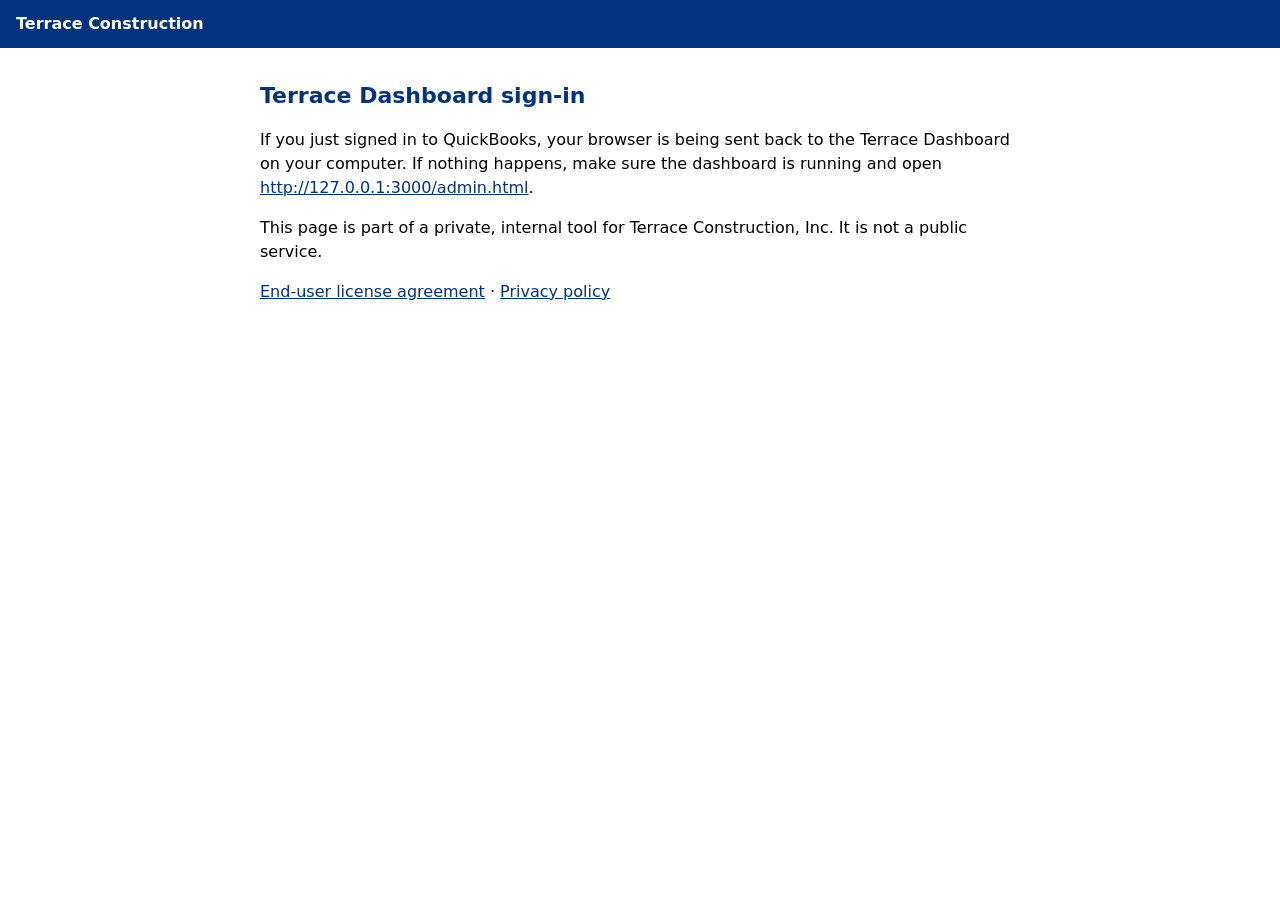
<file: index.html>
<!doctype html>
<html lang="en">
<head>
<meta charset="utf-8">
<meta name="viewport" content="width=device-width, initial-scale=1">
<meta name="referrer" content="no-referrer">
<meta name="robots" content="noindex, nofollow">
<title>Terrace Dashboard sign-in</title>
<link rel="stylesheet" href="style.css">
<script>
  // Intuit returns here after sign-in (production return addresses must be https). This page only forwards the
  // browser to the dashboard running on Tim's own computer. It stores nothing, loads nothing else, holds no secrets,
  // and the one-time code is useless without the app's secret, which never leaves that computer.
  (function () {
    var q = new URLSearchParams(location.search);
    if (q.has('code') || q.has('error')) {
      location.replace('http://127.0.0.1:3000/intuit/callback' + location.search);
    }
  })();
</script>
</head>
<body>
<header><b>Terrace Construction</b></header>
<main>
  <h1>Terrace Dashboard sign-in</h1>
  <p>If you just signed in to QuickBooks, your browser is being sent back to the Terrace Dashboard on your computer.
     If nothing happens, make sure the dashboard is running and open
     <a href="http://127.0.0.1:3000/admin.html">http://127.0.0.1:3000/admin.html</a>.</p>
  <p>This page is part of a private, internal tool for Terrace Construction, Inc. It is not a public service.</p>
  <p><a href="eula.html">End-user license agreement</a> · <a href="privacy.html">Privacy policy</a></p>
</main>
</body>
</html>
</file>
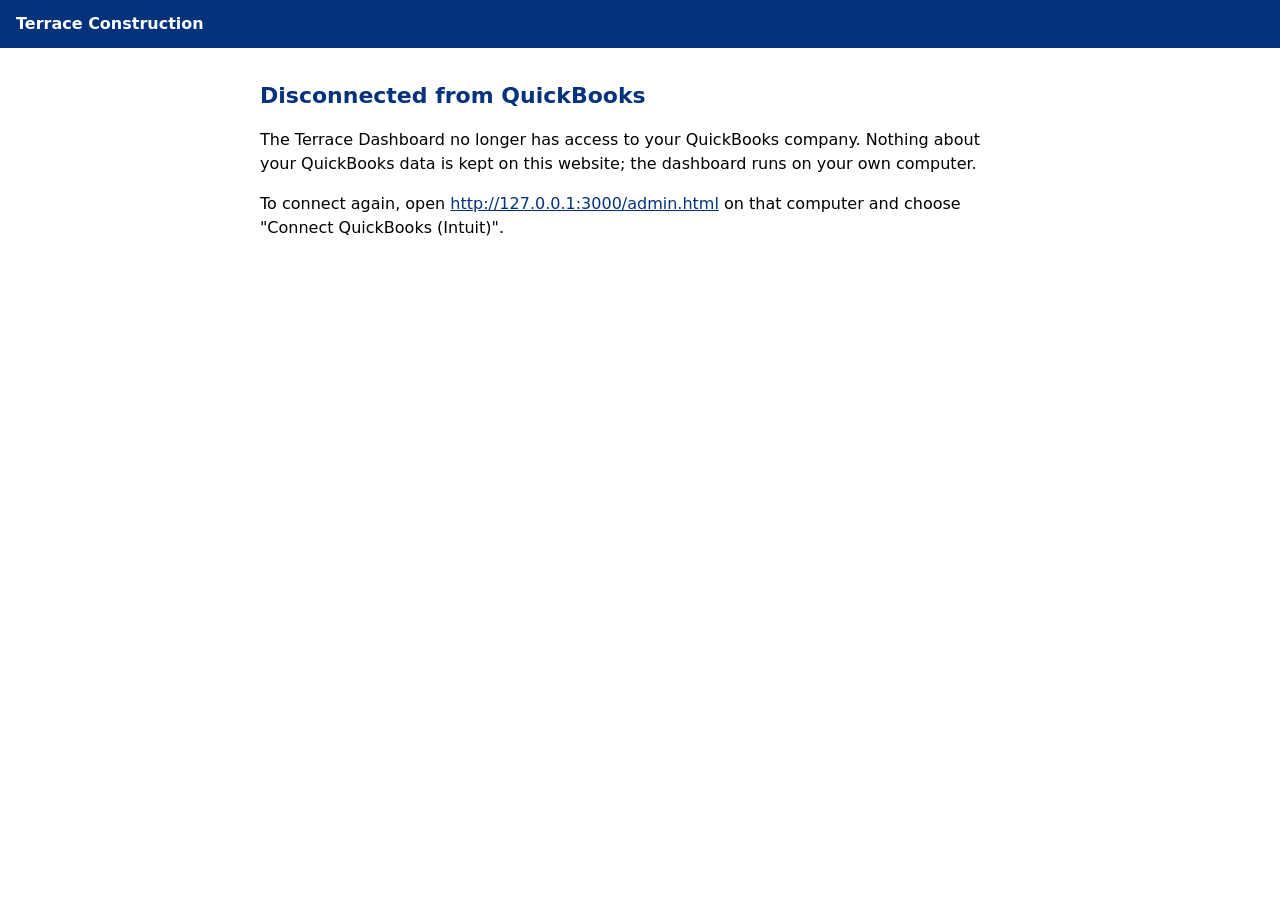
<file: disconnect.html>
<!doctype html>
<html lang="en">
<head>
<meta charset="utf-8">
<meta name="viewport" content="width=device-width, initial-scale=1">
<meta name="robots" content="noindex, nofollow">
<title>Terrace Dashboard disconnected</title>
<link rel="stylesheet" href="style.css">
</head>
<body>
<header><b>Terrace Construction</b></header>
<main>
  <h1>Disconnected from QuickBooks</h1>
  <p>The Terrace Dashboard no longer has access to your QuickBooks company. Nothing about your QuickBooks data is
     kept on this website; the dashboard runs on your own computer.</p>
  <p>To connect again, open <a href="http://127.0.0.1:3000/admin.html">http://127.0.0.1:3000/admin.html</a> on that
     computer and choose "Connect QuickBooks (Intuit)".</p>
</main>
</body>
</html>
</file>
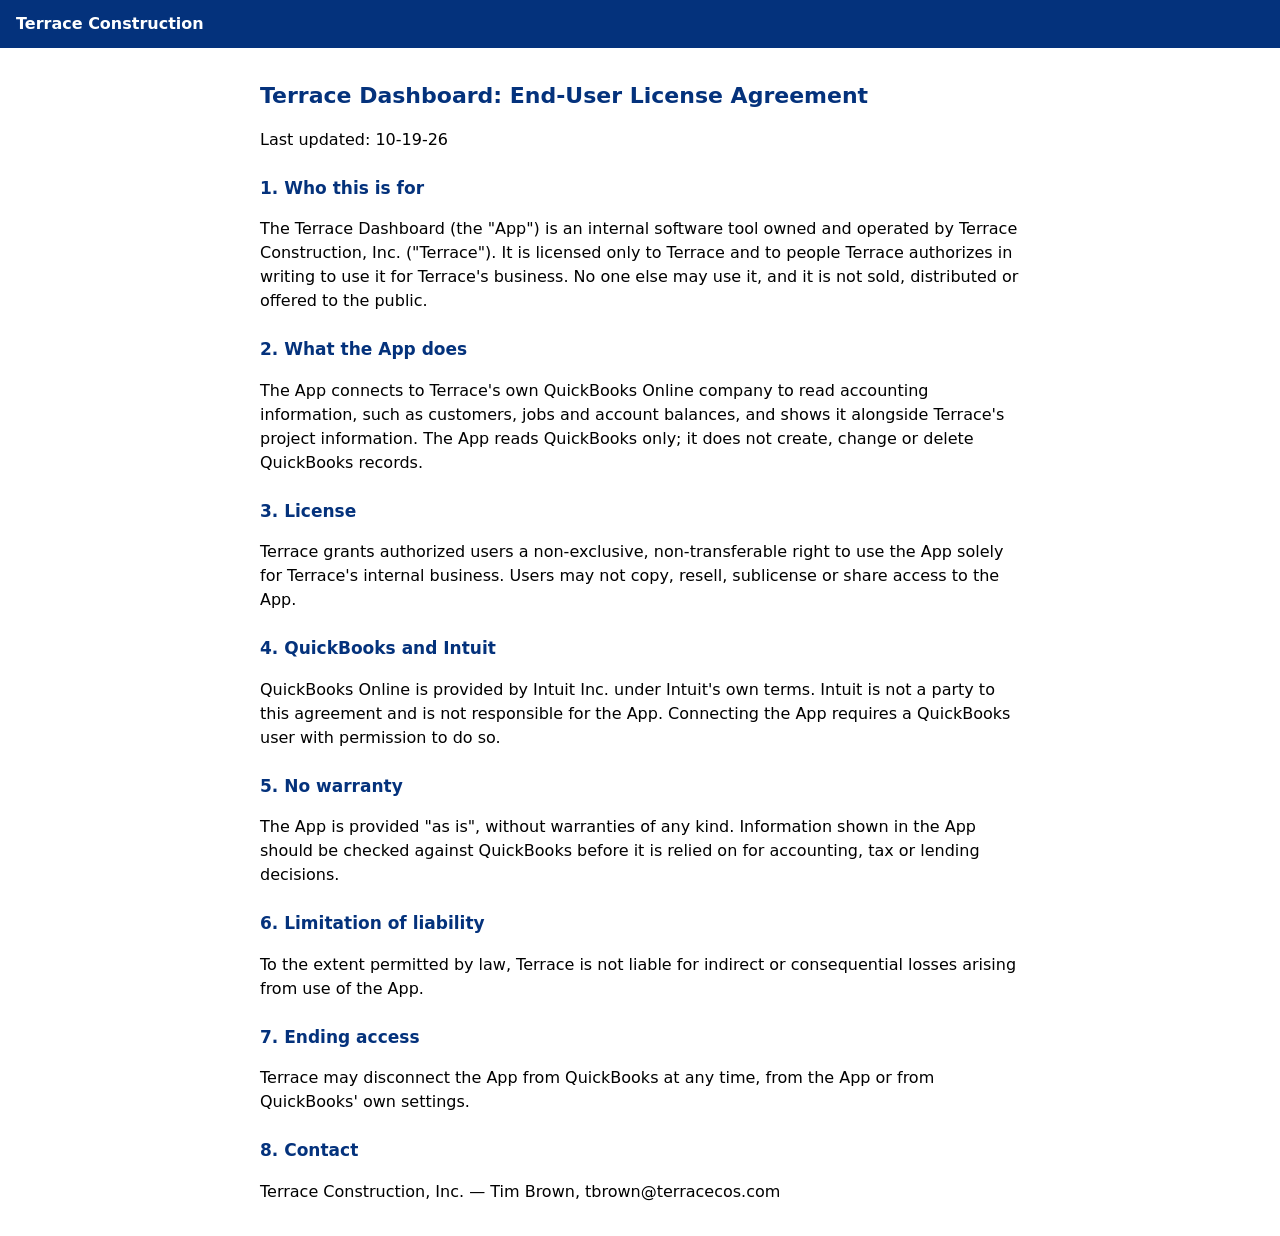
<file: eula.html>
<!doctype html>
<html lang="en">
<head>
<meta charset="utf-8">
<meta name="viewport" content="width=device-width, initial-scale=1">
<meta name="robots" content="noindex, nofollow">
<title>Terrace Dashboard EULA</title>
<link rel="stylesheet" href="style.css">
</head>
<body>
<header><b>Terrace Construction</b></header>
<main>
  <h1>Terrace Dashboard: End-User License Agreement</h1>
  <p>Last updated: 10-19-26</p>

  <h2>1. Who this is for</h2>
  <p>The Terrace Dashboard (the "App") is an internal software tool owned and operated by Terrace Construction, Inc.
     ("Terrace"). It is licensed only to Terrace and to people Terrace authorizes in writing to use it for Terrace's
     business. No one else may use it, and it is not sold, distributed or offered to the public.</p>

  <h2>2. What the App does</h2>
  <p>The App connects to Terrace's own QuickBooks Online company to read accounting information, such as customers,
     jobs and account balances, and shows it alongside Terrace's project information. The App reads QuickBooks only;
     it does not create, change or delete QuickBooks records.</p>

  <h2>3. License</h2>
  <p>Terrace grants authorized users a non-exclusive, non-transferable right to use the App solely for Terrace's
     internal business. Users may not copy, resell, sublicense or share access to the App.</p>

  <h2>4. QuickBooks and Intuit</h2>
  <p>QuickBooks Online is provided by Intuit Inc. under Intuit's own terms. Intuit is not a party to this agreement
     and is not responsible for the App. Connecting the App requires a QuickBooks user with permission to do so.</p>

  <h2>5. No warranty</h2>
  <p>The App is provided "as is", without warranties of any kind. Information shown in the App should be checked
     against QuickBooks before it is relied on for accounting, tax or lending decisions.</p>

  <h2>6. Limitation of liability</h2>
  <p>To the extent permitted by law, Terrace is not liable for indirect or consequential losses arising from use of
     the App.</p>

  <h2>7. Ending access</h2>
  <p>Terrace may disconnect the App from QuickBooks at any time, from the App or from QuickBooks' own settings.</p>

  <h2>8. Contact</h2>
  <p>Terrace Construction, Inc. — Tim Brown, tbrown@terracecos.com</p>
</main>
</body>
</html>
</file>
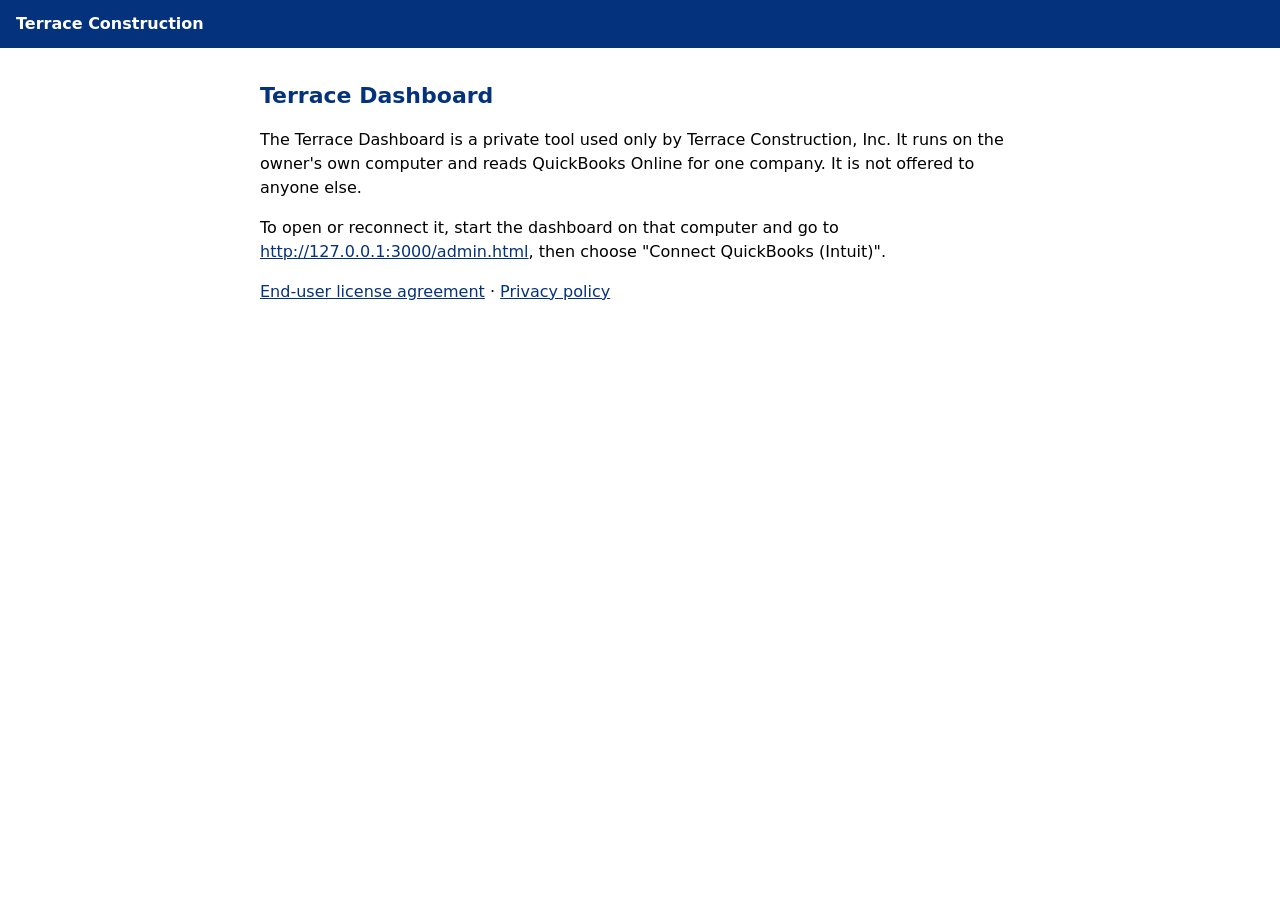
<file: launch.html>
<!doctype html>
<html lang="en">
<head>
<meta charset="utf-8">
<meta name="viewport" content="width=device-width, initial-scale=1">
<meta name="robots" content="noindex, nofollow">
<title>Terrace Dashboard</title>
<link rel="stylesheet" href="style.css">
</head>
<body>
<header><b>Terrace Construction</b></header>
<main>
  <h1>Terrace Dashboard</h1>
  <p>The Terrace Dashboard is a private tool used only by Terrace Construction, Inc. It runs on the owner's own
     computer and reads QuickBooks Online for one company. It is not offered to anyone else.</p>
  <p>To open or reconnect it, start the dashboard on that computer and go to
     <a href="http://127.0.0.1:3000/admin.html">http://127.0.0.1:3000/admin.html</a>, then choose
     "Connect QuickBooks (Intuit)".</p>
  <p><a href="eula.html">End-user license agreement</a> · <a href="privacy.html">Privacy policy</a></p>
</main>
</body>
</html>
</file>
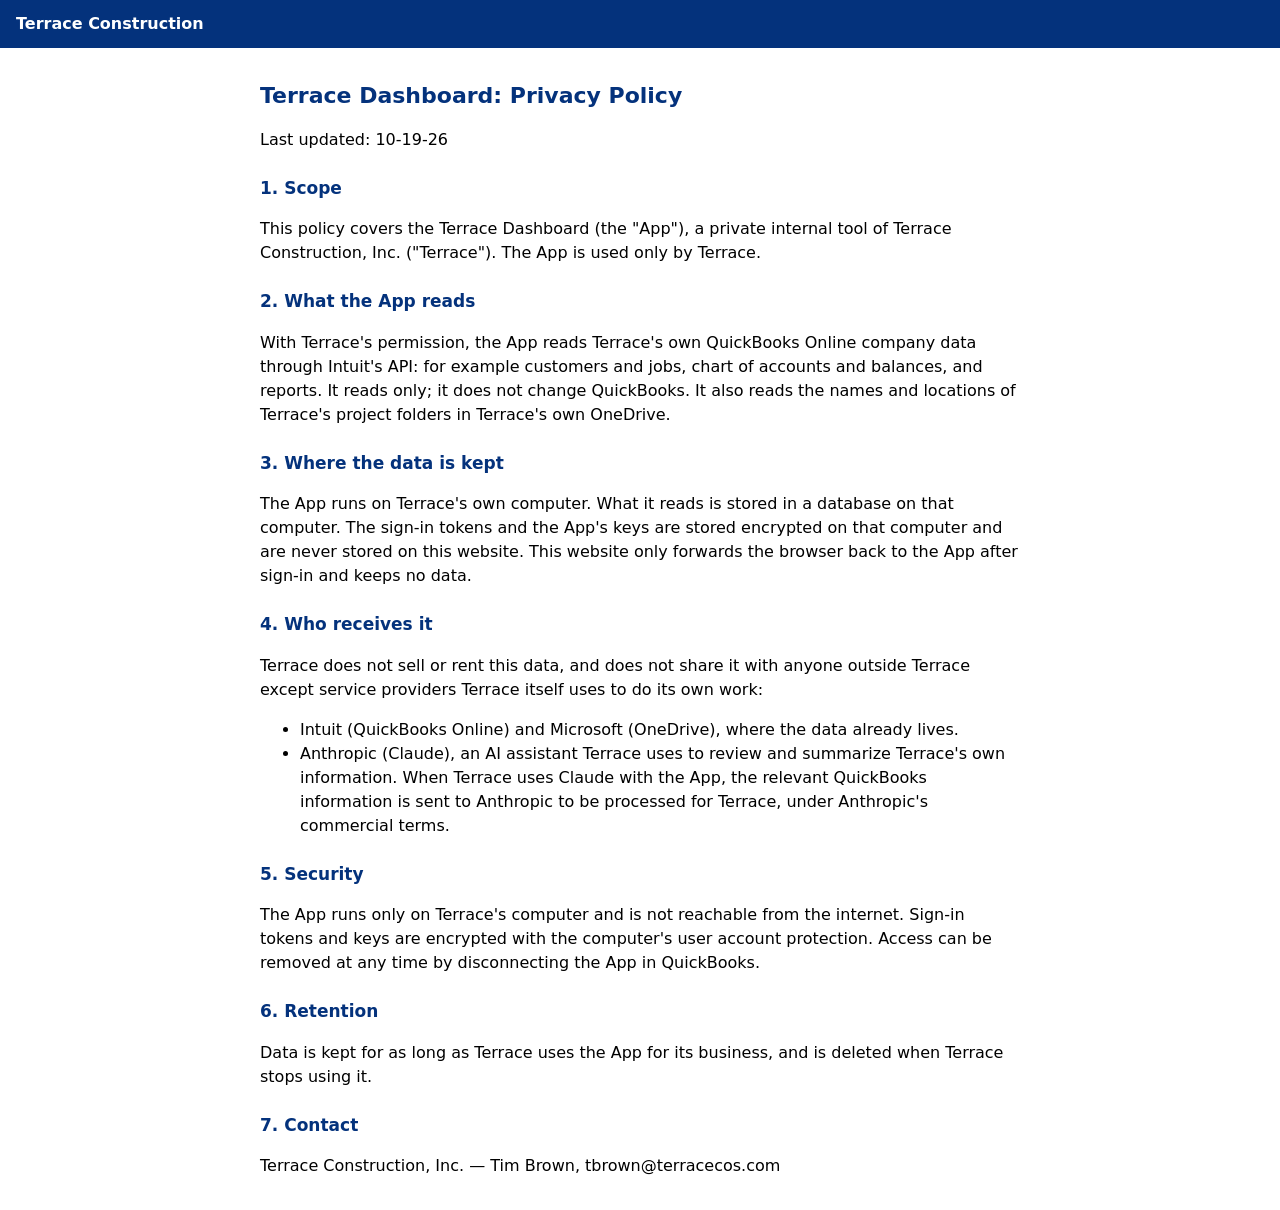
<file: privacy.html>
<!doctype html>
<html lang="en">
<head>
<meta charset="utf-8">
<meta name="viewport" content="width=device-width, initial-scale=1">
<meta name="robots" content="noindex, nofollow">
<title>Terrace Dashboard privacy</title>
<link rel="stylesheet" href="style.css">
</head>
<body>
<header><b>Terrace Construction</b></header>
<main>
  <h1>Terrace Dashboard: Privacy Policy</h1>
  <p>Last updated: 10-19-26</p>

  <h2>1. Scope</h2>
  <p>This policy covers the Terrace Dashboard (the "App"), a private internal tool of Terrace Construction, Inc.
     ("Terrace"). The App is used only by Terrace.</p>

  <h2>2. What the App reads</h2>
  <p>With Terrace's permission, the App reads Terrace's own QuickBooks Online company data through Intuit's API:
     for example customers and jobs, chart of accounts and balances, and reports. It reads only; it does not change
     QuickBooks. It also reads the names and locations of Terrace's project folders in Terrace's own OneDrive.</p>

  <h2>3. Where the data is kept</h2>
  <p>The App runs on Terrace's own computer. What it reads is stored in a database on that computer. The sign-in
     tokens and the App's keys are stored encrypted on that computer and are never stored on this website. This
     website only forwards the browser back to the App after sign-in and keeps no data.</p>

  <h2>4. Who receives it</h2>
  <p>Terrace does not sell or rent this data, and does not share it with anyone outside Terrace except service
     providers Terrace itself uses to do its own work:</p>
  <ul>
    <li>Intuit (QuickBooks Online) and Microsoft (OneDrive), where the data already lives.</li>
    <li>Anthropic (Claude), an AI assistant Terrace uses to review and summarize Terrace's own information. When
        Terrace uses Claude with the App, the relevant QuickBooks information is sent to Anthropic to be processed for
        Terrace, under Anthropic's commercial terms.</li>
  </ul>

  <h2>5. Security</h2>
  <p>The App runs only on Terrace's computer and is not reachable from the internet. Sign-in tokens and keys are
     encrypted with the computer's user account protection. Access can be removed at any time by disconnecting the
     App in QuickBooks.</p>

  <h2>6. Retention</h2>
  <p>Data is kept for as long as Terrace uses the App for its business, and is deleted when Terrace stops using it.</p>

  <h2>7. Contact</h2>
  <p>Terrace Construction, Inc. — Tim Brown, tbrown@terracecos.com</p>
</main>
</body>
</html>
</file>
<file: style.css>
:root { --navy: #04327C; --black: #000; --white: #fff; }
body { margin: 0; font: 16px/1.5 system-ui, -apple-system, "Segoe UI", Roboto, sans-serif; color: var(--black); background: var(--white); }
header { background: var(--navy); color: var(--white); padding: 12px 16px; }
main { max-width: 760px; margin: 0 auto; padding: 16px; }
h1 { color: var(--navy); font-size: 22px; }
h2 { color: var(--navy); font-size: 17px; margin-top: 24px; }
a { color: var(--navy); }
.draft { border: 2px solid var(--navy); padding: 8px 12px; border-radius: 6px; }
</file>
